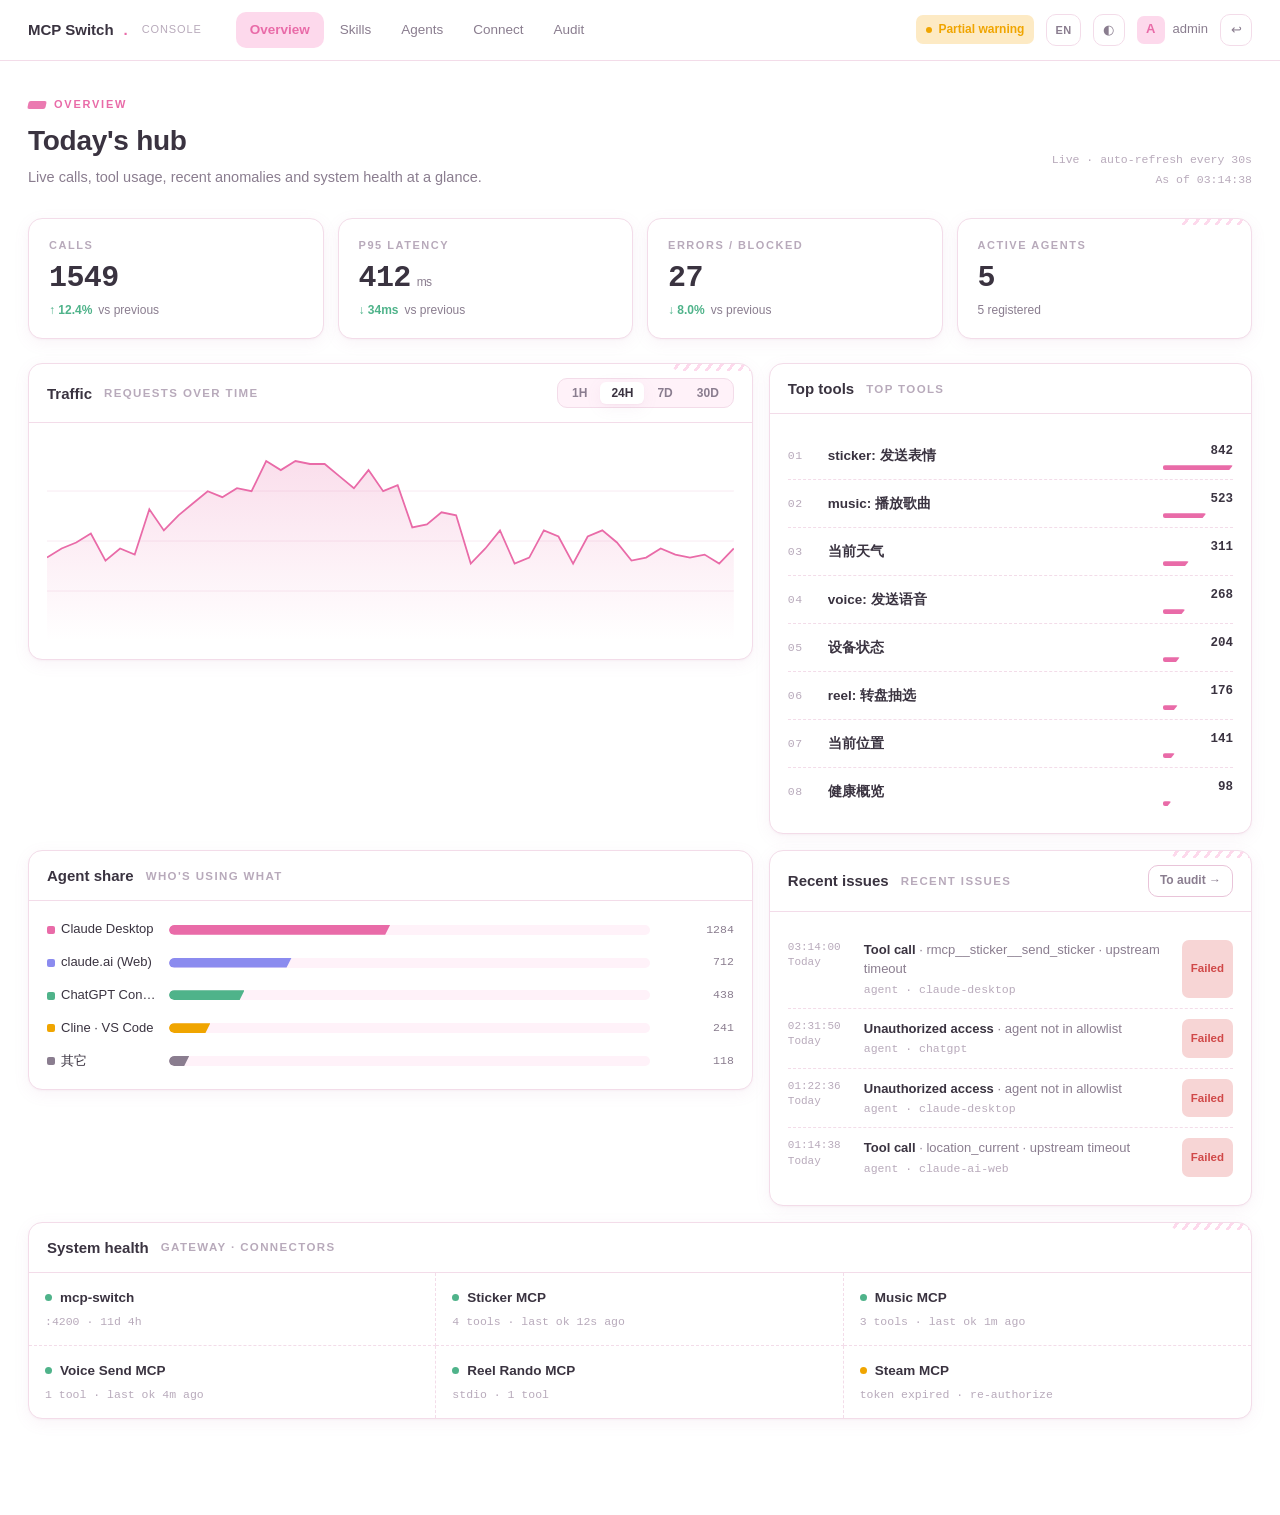
<file: console/index.html>
<!doctype html>
<html lang="zh-CN" data-theme="light">
  <head>
    <meta charset="UTF-8" />
    <meta name="viewport" content="width=device-width, initial-scale=1, viewport-fit=cover" />
    <meta name="theme-color" content="#ffffff" />
    <title>MCP Switch Console · 展示</title>
    <meta name="description" content="MCP Switch 管理控制台的在线展示 —— 真实前端代码 + 样例数据，无需后端。" />
    <meta name="robots" content="noindex" />
    <!--
      ===========================================================================
      展示用 mock 层 —— 不改动控制台一行代码，只在它启动前：
        1. 预置一个假登录 token（绕过登录页，直达仪表盘）
        2. 拦截 fetch，对所有 /api/console/* 返回样例数据
      跑的是真实的控制台前端 bundle，所以视觉与交互与线上完全一致。
      数据均为演示用，与任何真实部署无关。
      ===========================================================================
    -->
    <script>
    (function () {
      // ---- 0. 路径矫正（关键：消除空白页）---------------------------------
      // 控制台用 react-router 的 BrowserRouter basename="/console"，只有当浏览器
      // 路径在 /console 下时才能匹配到路由，否则渲染空白。经 Cloudflare 重写到
      // 根文件、或直接打开外壳文件时，路径可能不在 /console 下 —— 这里在 bundle
      // 启动前强制把路径纠正为 /console/，basename 即可匹配，永不空白。
      var p = location.pathname;
      if (p !== "/console" && p.indexOf("/console/") !== 0) {
        try { history.replaceState(null, "", "/console/" + location.search + location.hash); } catch (e) {}
      }

      // ---- 1. 预置假会话：控制台启动时读 token → 调 /me 成功 → 直达仪表盘 ----
      localStorage.setItem("mcp-switch.console.token", "demo-showcase-token");
      localStorage.setItem("mcp-switch.console.user", "admin");

      // ---- 2. 样例数据 -------------------------------------------------------
      var now = Date.now();
      var iso = function (msAgo) { return new Date(now - msAgo).toISOString(); };
      var min = 60000, hour = 60 * min, day = 24 * hour;

      var SKILLS = [
        // 本地内置
        ["weather_current","当前天气","sense","local",true,"按城市返回实时天气",false,null,null,null],
        ["location_current","当前位置","sense","local",true,"最近一次定位",false,null,null,null],
        ["device_status","设备状态","sense","local",true,"在线设备与电量",false,null,null,null],
        ["device_timeline","设备时间线","history","local",true,"跨端活动时间线",false,null,null,null],
        ["health_summary","健康概览","personal","local",true,"步数 / 睡眠 / 心率摘要",false,null,null,null],
        ["time_log_range","时间日志","history","local",true,"区间内的时间记录",false,null,null,null],
        ["x_search","X / Twitter 搜索","search","local",true,"检索推文",false,null,null,null],
        ["steam_profile","Steam 资料","personal","local",true,"Steam 个人资料",false,null,null,null],
        // 远程 MCP 工具
        ["rmcp__sticker__send_sticker","sticker: 发送表情","action","remote-mcp",true,"在对话里发表情包",true,false,"sticker","Sticker"],
        ["rmcp__sticker__list_available_stickers","sticker: 列出表情","remote","remote-mcp",true,"按心情检索表情",true,true,"sticker","Sticker"],
        ["rmcp__music__play_song","music: 播放歌曲","action","remote-mcp",true,"对话内播放音乐",true,false,"music","Music"],
        ["rmcp__music__search_song","music: 搜索歌曲","remote","remote-mcp",true,"搜索曲库",true,true,"music","Music"],
        ["rmcp__voice__voice_send","voice: 发送语音","action","remote-mcp",true,"生成可播放语音气泡",true,false,"voice","Voice"],
        ["rmcp__reel__spin_picker","reel: 转盘抽选","action","remote-mcp",true,"老虎机 / 转盘抽选",true,false,"reel","Reel"],
        ["rmcp__steam__getAppDetails","steam: 游戏详情","remote","remote-mcp",true,"Steam 应用详情",true,true,"steam","Steam"],
        ["rmcp__steam__searchApps","steam: 搜索游戏","remote","remote-mcp",false,"搜索 Steam 应用",true,true,"steam","Steam"],
      ].map(function (r, i) {
        return {
          skillId: r[0], title: r[1], category: r[2], source: r[3], enabled: r[4],
          description: r[5], allowWrite: r[6], readOnly: r[7], serverId: r[8],
          serverName: r[9], sortOrder: i, updatedAt: iso(i * hour),
        };
      });

      var AGENTS = [
        ["claude-desktop","Claude Desktop","assistant",true,iso(3*day),iso(12*min)],
        ["claude-ai-web","claude.ai (Web)","assistant",true,iso(9*day),iso(2*hour)],
        ["chatgpt","ChatGPT Connector","assistant",true,iso(20*day),iso(1*day)],
        ["cline-vscode","Cline · VS Code","coding",true,iso(5*day),iso(40*min)],
        ["test-agent","Test Agent","custom",false,null,iso(15*day)],
      ].map(function (r) {
        return {
          agentId: r[0], displayName: r[1], role: r[2], enabled: r[3],
          createdAt: iso(30*day), lastAuthorizedAt: r[4], lastUsedAt: r[5],
        };
      });

      var REMOTE = [
        {
          id:"sticker", name:"Sticker MCP", url:"https://sticker.asashiki.com/mcp",
          description:"对话内表情包 + 管理后台", status:"ok", transport:"http",
          authMode:"oauth", oauthAuthorized:true, lastError:null, toolCount:4,
          tools:[
            {name:"send_sticker",title:"Send Sticker",description:"发送一张表情",readOnlyHint:false,inputSchema:{}},
            {name:"list_available_stickers",title:"List Stickers",description:"按心情检索",readOnlyHint:true,inputSchema:{}},
            {name:"add_sticker",title:"Add Sticker",description:"上传新表情",readOnlyHint:false,inputSchema:{}},
            {name:"create_sticker_upload",title:"Create Upload URL",description:"获取上传地址",readOnlyHint:false,inputSchema:{}},
          ],
        },
        {
          id:"music", name:"Music MCP", url:"https://music.asashiki.com/mcp",
          description:"对话内音乐播放器（Meting 源）", status:"ok", transport:"http",
          authMode:"bearer", lastError:null, toolCount:3,
          tools:[
            {name:"search_song",title:"Search Songs",description:"搜索曲目",readOnlyHint:true,inputSchema:{}},
            {name:"play_song",title:"Play Song",description:"播放歌曲",readOnlyHint:false,inputSchema:{}},
            {name:"play_playlist",title:"Play Playlist",description:"播放歌单",readOnlyHint:false,inputSchema:{}},
          ],
        },
        {
          id:"voice", name:"Voice Send MCP", url:"https://voice.asashiki.com/mcp",
          description:"多家 TTS 语音气泡", status:"ok", transport:"http",
          authMode:"bearer-env", envKeys:["MINIMAX_API_KEY"], lastError:null, toolCount:1,
          tools:[{name:"voice_send",title:"Send Voice",description:"生成语音",readOnlyHint:false,inputSchema:{}}],
        },
        {
          id:"reel", name:"Reel Rando MCP", url:"(stdio)", description:"老虎机 / 转盘抽选",
          status:"ok", transport:"stdio", command:"node", args:["reel-mcp/dist/server.js"],
          authMode:"none", lastError:null, toolCount:1,
          tools:[{name:"spin_picker",title:"Spin Picker",description:"抽选",readOnlyHint:false,inputSchema:{}}],
        },
        {
          id:"steam", name:"Steam MCP", url:"https://steam.example.com/mcp",
          description:"Steam 游戏数据", status:"warn", transport:"http",
          authMode:"oauth", needsAuth:true, oauthAuthorized:false,
          lastError:"token expired · re-authorize", toolCount:12, tools:[],
        },
      ];

      var GROUPS = [
        { id:"g-fun",  name:"对话玩法 🎉", order:0, skillIds:["rmcp__sticker__send_sticker","rmcp__voice__voice_send","rmcp__reel__spin_picker"] },
        { id:"g-music",name:"音乐 🎵",    order:1, skillIds:["rmcp__music__play_song","rmcp__music__search_song"] },
        { id:"g-me",   name:"我的数据 📊", order:2, skillIds:["health_summary","device_status","location_current","time_log_range"] },
      ];

      var TOP_TOOLS = [
        ["rmcp__sticker__send_sticker","sticker: 发送表情",842],
        ["rmcp__music__play_song","music: 播放歌曲",523],
        ["weather_current","当前天气",311],
        ["rmcp__voice__voice_send","voice: 发送语音",268],
        ["device_status","设备状态",204],
        ["rmcp__reel__spin_picker","reel: 转盘抽选",176],
        ["location_current","当前位置",141],
        ["health_summary","健康概览",98],
      ];

      // 24h 折线：48 个半小时点，带日间波形
      var TIMELINE = [];
      for (var i = 47; i >= 0; i--) {
        var hourOfDay = new Date(now - i * 30 * min).getHours();
        var base = 18 + 26 * Math.max(0, Math.sin((hourOfDay - 6) / 24 * Math.PI * 2));
        TIMELINE.push({ t: Math.floor((now - i * 30 * min) / 1000), n: Math.round(base + Math.random() * 12) });
      }
      var TOTAL = TIMELINE.reduce(function (a, p) { return a + p.n; }, 0);

      var STATS = {
        range: "24h", totalCalls: TOTAL, errorCalls: 23, unauthorizedCalls: 4,
        p50LatencyMs: 86, p95LatencyMs: 412,
        timeline: TIMELINE, topTools: TOP_TOOLS.map(function (r) { return { skillId: r[0], title: r[1], count: r[2] }; }),
        byAgent: [
          { agentId:"claude-desktop", displayName:"Claude Desktop", count:1284, pct:0.46 },
          { agentId:"claude-ai-web", displayName:"claude.ai (Web)", count:712, pct:0.255 },
          { agentId:"chatgpt", displayName:"ChatGPT Connector", count:438, pct:0.157 },
          { agentId:"cline-vscode", displayName:"Cline · VS Code", count:241, pct:0.086 },
          { agentId:"_other", displayName:"其它", count:118, pct:0.042 },
        ],
        deltaVsPrev: { totalCalls: 0.124, errorCalls: -0.08, p95LatencyMs: -34 },
      };

      var HEALTH = {
        gateway: { ok: true, uptime: "11d 4h", note: "node 24 · :4200" },
        connectors: [
          { id:"remote-mcp-sticker", name:"Sticker MCP", status:"ok", note:"4 tools · last ok 12s ago" },
          { id:"remote-mcp-music", name:"Music MCP", status:"ok", note:"3 tools · last ok 1m ago" },
          { id:"remote-mcp-voice", name:"Voice Send MCP", status:"ok", note:"1 tool · last ok 4m ago" },
          { id:"remote-mcp-reel", name:"Reel Rando MCP", status:"ok", note:"stdio · 1 tool" },
          { id:"remote-mcp-steam", name:"Steam MCP", status:"warn", note:"token expired · re-authorize" },
        ],
      };

      var ACTIONS = ["tool_call","mcp_request","tool_call","tool_call","token_refreshed","tool_call","mcp_unauthorized","tool_call","remote_rediscover","tool_call"];
      var TOOLS_FOR_AUDIT = ["rmcp__sticker__send_sticker","rmcp__music__play_song","weather_current","rmcp__voice__voice_send","device_status","rmcp__reel__spin_picker",null,"location_current",null,"health_summary"];
      var AUDIT_AGENTS = ["claude-desktop","claude-ai-web","chatgpt","cline-vscode"];
      var AUDIT = [];
      for (var j = 0; j < 60; j++) {
        var a = ACTIONS[j % ACTIONS.length];
        var unauthorized = a === "mcp_unauthorized";
        var fail = unauthorized || (j % 17 === 0);
        AUDIT.push({
          created_at: iso(j * 7 * min + Math.floor(Math.random() * min)),
          agent_id: AUDIT_AGENTS[j % AUDIT_AGENTS.length],
          client_id: "client_" + (1000 + (j % 4)),
          tool_name: TOOLS_FOR_AUDIT[j % TOOLS_FOR_AUDIT.length],
          action: a,
          success: fail ? 0 : 1,
          latency_ms: fail ? null : 40 + Math.floor(Math.random() * 380),
          detail: unauthorized ? "agent not in allowlist" : (fail ? "upstream timeout" : null),
        });
      }

      // ---- 3. 路由表：把请求路径映射到样例数据 ------------------------------
      function route(path, method) {
        if (path === "/api/console/me") return { username: "admin" };
        if (path === "/api/console/skills") return { skills: SKILLS };
        if (path === "/api/console/agents") return { agents: AGENTS };
        if (path === "/api/console/remote") return { servers: REMOTE };
        if (path === "/api/console/skill-groups") return { groups: GROUPS };
        if (path === "/api/console/health") return HEALTH;
        if (path.indexOf("/api/console/stats") === 0) return STATS;
        if (path.indexOf("/api/console/audit") === 0) return { entries: AUDIT };
        if (/\/visibility$/.test(path) && method === "GET") {
          return { agentId: path.split("/")[4], restricted: false, allowlist: [], enabledSkills: SKILLS.map(function (s) { return s.skillId; }) };
        }
        if (path === "/api/console/logout") return { ok: true };
        // 其余写操作：返回温和成功，避免展示页报错（演示不落库）
        return { ok: true, demo: true };
      }

      // ---- 4. 拦截 fetch ----------------------------------------------------
      var realFetch = (typeof window.fetch === "function")
        ? window.fetch.bind(window)
        : function () { return Promise.reject(new Error("no fetch")); };
      window.fetch = function (input, init) {
        var url = typeof input === "string" ? input : (input && input.url) || "";
        var method = (init && init.method) || (typeof input !== "string" && input && input.method) || "GET";
        if (url.indexOf("/api/console/") !== -1) {
          var path = url.replace(/^https?:\/\/[^/]+/, "").split("#")[0];
          var data = route(path, method);
          return Promise.resolve(new Response(JSON.stringify(data), {
            status: 200, headers: { "Content-Type": "application/json" },
          }));
        }
        return realFetch(input, init);
      };
    })();
    </script>
    <script type="module" crossorigin src="/console/assets/index-DmGHPaU1.js"></script>
    <link rel="stylesheet" crossorigin href="/console/assets/index-DP9zHfTr.css">
  </head>
  <body>
    <div id="root"></div>
  </body>
</html>
</file>
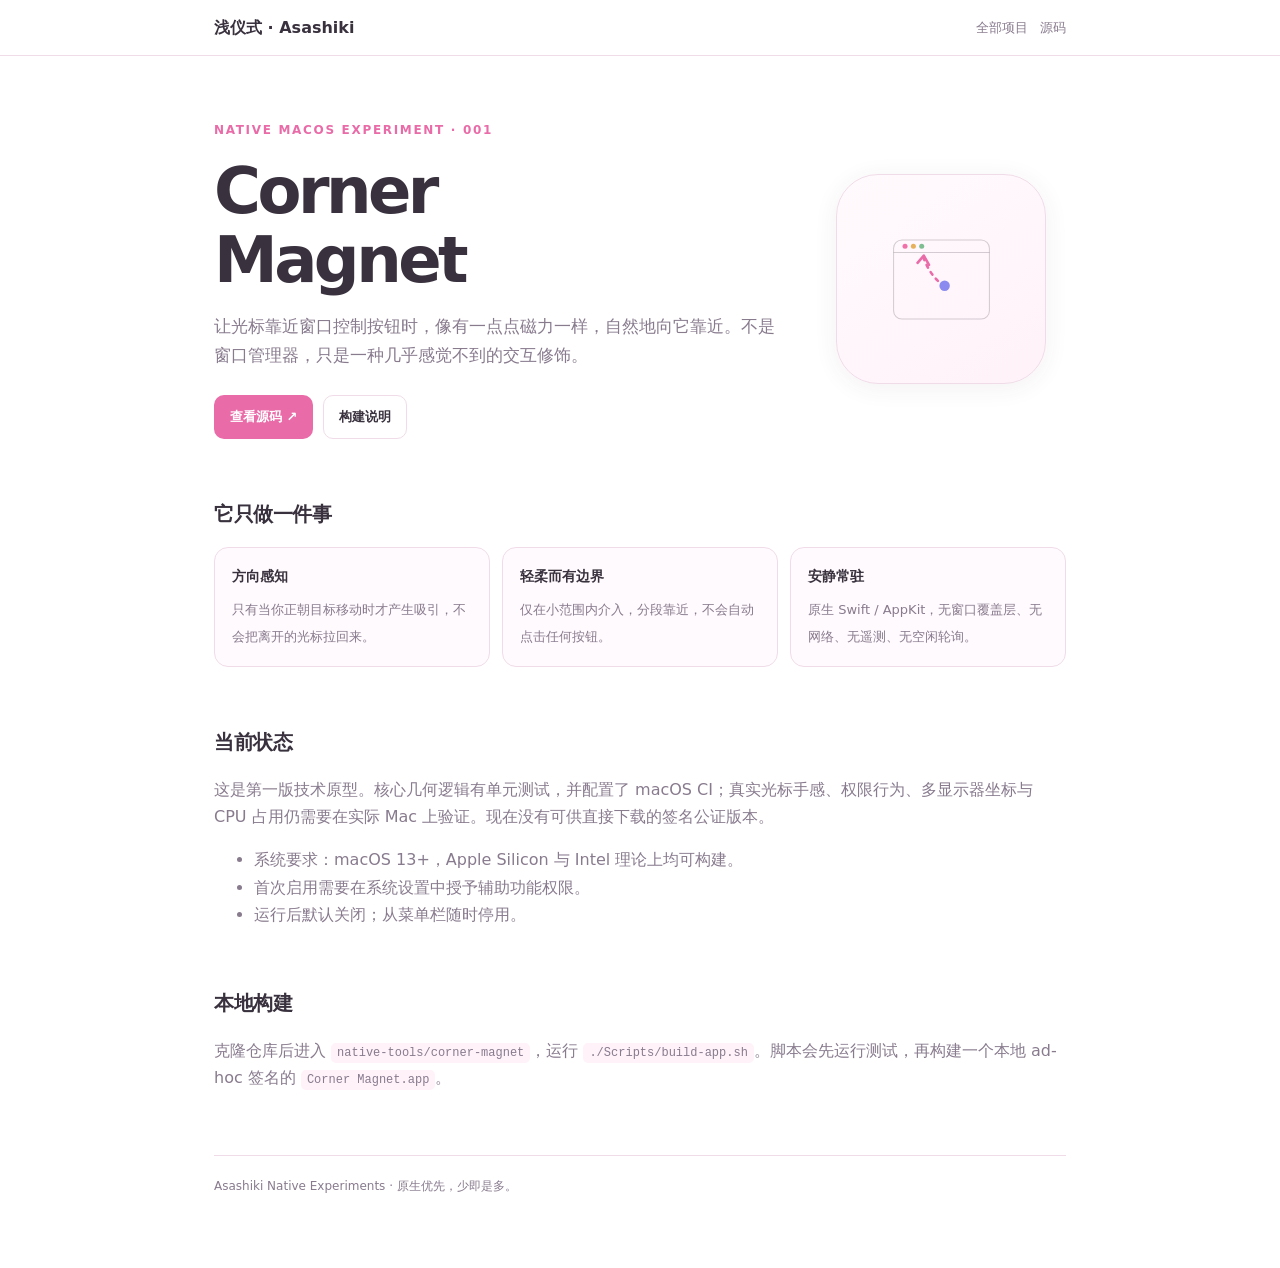
<file: projects/corner-magnet.html>
<!DOCTYPE html>
<html lang="zh-CN" data-theme="light">
<head>
<meta charset="UTF-8">
<meta name="viewport" content="width=device-width, initial-scale=1.0">
<title>Corner Magnet · 原生 macOS 光标磁吸实验</title>
<meta name="description" content="一个极轻的原生 macOS 菜单栏实验，让鼠标更自然地靠近窗口关闭、最小化和缩放按钮。">
<style>
:root{--bg:#fff;--surface:#fffafd;--tint:#fff2f9;--border:#f0dce8;--text:#39323e;--muted:#887b8e;--accent:#e96ba8;--accent2:#8b8bef;--shadow:0 4px 24px rgba(100,60,90,.07);--radius:14px;font-family:system-ui,-apple-system,BlinkMacSystemFont,"Segoe UI",sans-serif}
[data-theme="dark"]{--bg:#16131c;--surface:#201b2a;--tint:#372240;--border:#3e3149;--text:#f1eaf4;--muted:#b3a2ba;--accent:#f48fc4;--accent2:#a9a9fa;--shadow:0 4px 24px rgba(0,0,0,.2)}
*{box-sizing:border-box}body{margin:0;background:var(--bg);color:var(--text);line-height:1.7;-webkit-font-smoothing:antialiased}.top{border-bottom:1px solid var(--border);background:color-mix(in srgb,var(--bg) 88%,transparent);position:sticky;top:0;backdrop-filter:blur(14px)}.topin,.page{max-width:900px;margin:auto;padding:14px 24px}.topin{display:flex;align-items:center;gap:12px}.brand{font-weight:700;text-decoration:none;color:var(--text)}.spacer{flex:1}.top a:not(.brand){color:var(--muted);text-decoration:none;font-size:13px}.page{padding-top:64px;padding-bottom:72px}.eyebrow{font-size:12px;letter-spacing:.14em;text-transform:uppercase;color:var(--accent);font-weight:700}.hero{display:grid;grid-template-columns:1fr 250px;gap:40px;align-items:center}.hero h1{font-size:clamp(38px,7vw,64px);letter-spacing:-.055em;line-height:1.08;margin:16px 0}.hero p{font-size:17px;color:var(--muted);max-width:590px}.glyph{width:210px;height:210px;border:1px solid var(--border);border-radius:42px;background:linear-gradient(145deg,var(--surface),var(--tint));display:grid;place-items:center;box-shadow:var(--shadow);margin:auto}.glyph svg{width:125px;height:125px}.actions{display:flex;flex-wrap:wrap;gap:10px;margin-top:25px}.btn{display:inline-flex;align-items:center;gap:8px;padding:10px 15px;border-radius:10px;border:1px solid var(--border);text-decoration:none;color:var(--text);font-size:13px;font-weight:600}.btn.primary{background:var(--accent);color:#fff;border-color:transparent}.section{margin-top:58px}.section h2{font-size:20px;letter-spacing:-.02em}.section p,.section li{color:var(--muted)}.grid{display:grid;grid-template-columns:repeat(3,1fr);gap:12px}.tile{padding:17px;border:1px solid var(--border);border-radius:var(--radius);background:var(--surface)}.tile b{display:block;font-size:14px;margin-bottom:6px}.tile span{font-size:13px;color:var(--muted)}.code{font:12px ui-monospace,SFMono-Regular,monospace;background:var(--tint);padding:3px 6px;border-radius:5px}.footer{margin-top:64px;padding-top:20px;border-top:1px solid var(--border);color:var(--muted);font-size:12px}@media(max-width:650px){.hero{grid-template-columns:1fr}.glyph{grid-row:1;width:150px;height:150px;border-radius:30px}.glyph svg{width:90px;height:90px}.page{padding-top:38px}.grid{grid-template-columns:1fr}}
</style>
<script>(function(){var r=document.documentElement;r.setAttribute("data-theme",localStorage.getItem("ad-theme")||(matchMedia("(prefers-color-scheme: dark)").matches?"dark":"light"));})();</script>
</head>
<body>
<nav class="top"><div class="topin"><a class="brand" href="/">浅仪式 · Asashiki</a><span class="spacer"></span><a href="/#projects">全部项目</a><a href="https://github.com/asashiki/show/tree/feat/corner-magnet-native-prototype/native-tools/corner-magnet">源码</a></div></nav>
<main class="page">
  <section class="hero">
    <div>
      <div class="eyebrow">Native macOS experiment · 001</div>
      <h1>Corner<br>Magnet</h1>
      <p>让光标靠近窗口控制按钮时，像有一点点磁力一样，自然地向它靠近。不是窗口管理器，只是一种几乎感觉不到的交互修饰。</p>
      <div class="actions">
        <a class="btn primary" href="https://github.com/asashiki/show/tree/feat/corner-magnet-native-prototype/native-tools/corner-magnet">查看源码 ↗</a>
        <a class="btn" href="https://github.com/asashiki/show/blob/feat/corner-magnet-native-prototype/native-tools/corner-magnet/README.md">构建说明</a>
      </div>
    </div>
    <div class="glyph" aria-hidden="true">
      <svg viewBox="0 0 120 120" fill="none">
        <rect x="14" y="22" width="92" height="76" rx="8" stroke="currentColor" stroke-opacity=".22"/>
        <path d="M14 34H106" stroke="currentColor" stroke-opacity=".22"/>
        <circle cx="25" cy="28" r="2.4" fill="#F071A8"/><circle cx="33" cy="28" r="2.4" fill="#E7B15B"/><circle cx="41" cy="28" r="2.4" fill="#7EBE91"/>
        <path d="M63 66C54 61 48 52 43 40" stroke="var(--accent)" stroke-width="2.5" stroke-linecap="round" stroke-dasharray="3 5"/>
        <path d="M37 44L43 37L48 46" stroke="var(--accent)" stroke-width="2.5" stroke-linecap="round" stroke-linejoin="round"/>
        <circle cx="63" cy="66" r="5" fill="var(--accent2)"/>
      </svg>
    </div>
  </section>
  <section class="section">
    <h2>它只做一件事</h2>
    <div class="grid">
      <div class="tile"><b>方向感知</b><span>只有当你正朝目标移动时才产生吸引，不会把离开的光标拉回来。</span></div>
      <div class="tile"><b>轻柔而有边界</b><span>仅在小范围内介入，分段靠近，不会自动点击任何按钮。</span></div>
      <div class="tile"><b>安静常驻</b><span>原生 Swift / AppKit，无窗口覆盖层、无网络、无遥测、无空闲轮询。</span></div>
    </div>
  </section>
  <section class="section">
    <h2>当前状态</h2>
    <p>这是第一版技术原型。核心几何逻辑有单元测试，并配置了 macOS CI；真实光标手感、权限行为、多显示器坐标与 CPU 占用仍需要在实际 Mac 上验证。现在没有可供直接下载的签名公证版本。</p>
    <ul>
      <li>系统要求：macOS 13+，Apple Silicon 与 Intel 理论上均可构建。</li>
      <li>首次启用需要在系统设置中授予辅助功能权限。</li>
      <li>运行后默认关闭；从菜单栏随时停用。</li>
    </ul>
  </section>
  <section class="section">
    <h2>本地构建</h2>
    <p>克隆仓库后进入 <span class="code">native-tools/corner-magnet</span>，运行 <span class="code">./Scripts/build-app.sh</span>。脚本会先运行测试，再构建一个本地 ad-hoc 签名的 <span class="code">Corner Magnet.app</span>。</p>
  </section>
  <footer class="footer">Asashiki Native Experiments · 原生优先，少即是多。</footer>
</main>
</body>
</html>
</file>
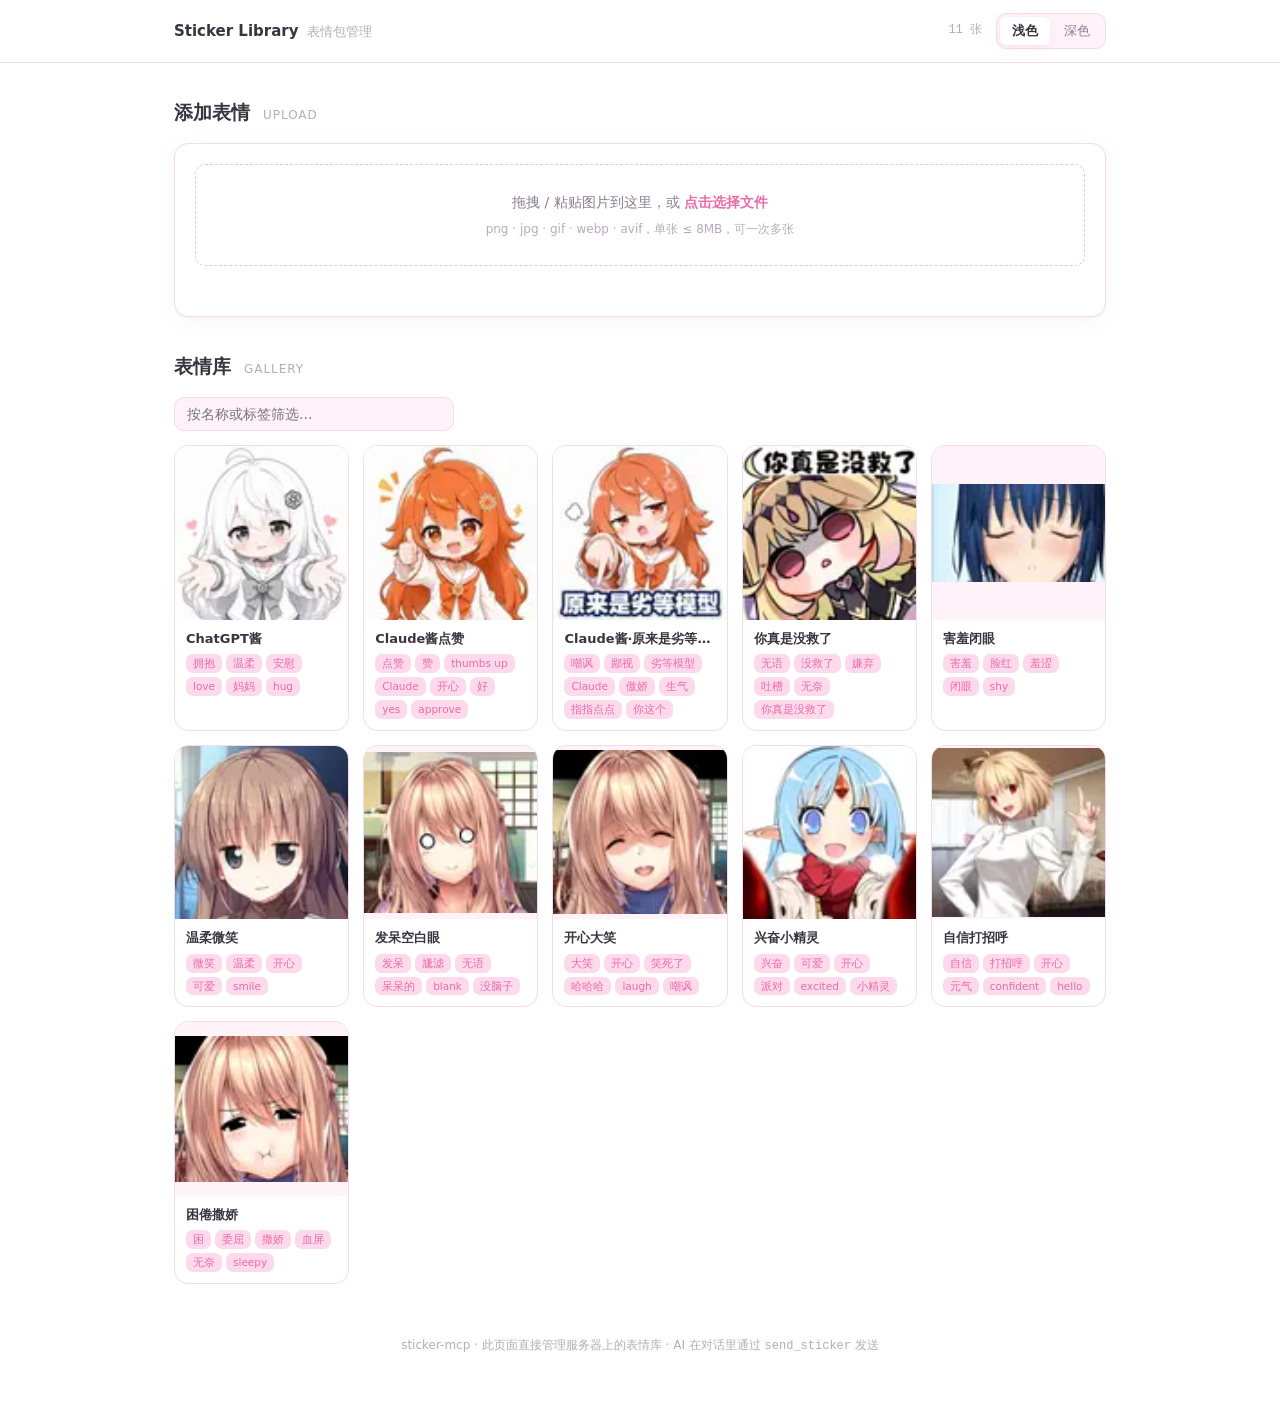
<file: projects/sticker-mcp.html>
<!DOCTYPE html>
<html lang="zh-CN" data-theme="light">
<head>
<meta charset="UTF-8">
<meta name="viewport" content="width=device-width, initial-scale=1.0">
<title>Sticker Library · 表情包管理</title>
<style>
/* Asashiki Design tokens · 樱羽 Sakura (inlined subset) */
:root {
  --bg:#ffffff; --bg-tint:#fff2f9; --bg-tint-2:#e9e9fe;
  --surface:#ffffff; --surface-raised:#fffafd;
  --border:#f3dce9; --border-strong:#e9c4d9;
  --text:#3a3340; --text-2:#8a7d8f; --text-3:#b8aabb;
  --accent:#e96ba8; --accent-soft:#fdd9ec;
  --accent-2:#8b8bef; --accent-2-soft:#e1e1fe; --on-accent:#ffffff;
  --shadow:0 1px 2px rgba(180,120,160,.06),0 4px 16px rgba(180,120,160,.08);
  --radius-s:7px; --radius-m:10px; --radius-l:14px; --skew:-12deg;
  --font:system-ui,-apple-system,"Segoe UI",Roboto,"Helvetica Neue","PingFang SC","Hiragino Sans","Microsoft YaHei UI","Noto Sans SC",sans-serif;
  --mono:ui-monospace,"SF Mono","Cascadia Code","JetBrains Mono",Consolas,monospace;
  --ease:.2s ease;
}
[data-theme="dark"] {
  --bg:#16131c; --bg-tint:#372240; --bg-tint-2:#282b58;
  --surface:#201b2a; --surface-raised:#2c2439;
  --border:#3e3149; --border-strong:#564662;
  --text:#f1eaf4; --text-2:#b3a2ba; --text-3:#7d6e86;
  --accent:#f48fc4; --accent-soft:#4f2745;
  --accent-2:#a9a9fa; --accent-2-soft:#30305f; --on-accent:#2a1320;
  --shadow:0 1px 2px rgba(0,0,0,.3),0 6px 20px rgba(0,0,0,.35);
}
* { margin:0; padding:0; box-sizing:border-box; }
body { min-height:100dvh; font-family:var(--font); background:var(--bg); color:var(--text);
       transition:background .35s ease,color .35s ease; line-height:1.6;
       -webkit-font-smoothing:antialiased; }
.page { max-width:980px; margin:0 auto; padding:0 24px 64px; }

.topbar { position:sticky; top:0; z-index:50; backdrop-filter:blur(14px);
          background:color-mix(in srgb,var(--bg) 78%,transparent);
          border-bottom:1px solid var(--border); }
.topbar-inner { max-width:980px; margin:0 auto; padding:13px 24px;
                display:flex; align-items:center; gap:14px; }
.brand { display:flex; align-items:baseline; gap:8px; font-weight:700; font-size:15px; min-width:0; }
.brand small { font-weight:400; color:var(--text-3); }
.spacer { flex:1; }
.count { font-family:var(--mono); font-size:12px; color:var(--text-3); }
.seg { display:inline-flex; background:var(--bg-tint); border:1px solid var(--border);
       border-radius:var(--radius-m); padding:3px; gap:2px; }
.seg button { font-family:var(--font); font-size:13px; border:none; background:transparent;
              color:var(--text-2); padding:5px 12px; border-radius:calc(var(--radius-m) - 4px);
              cursor:pointer; transition:all var(--ease); }
.seg button.on { background:var(--surface); color:var(--text); box-shadow:var(--shadow); font-weight:600; }

.sec-head { display:flex; align-items:baseline; gap:13px; margin:34px 0 16px; }
.sec-head .eyebrow { display:none; }
.sec-head h2 { font-size:19px; font-weight:700; }
.sec-head .jp { font-size:12px; color:var(--text-3); letter-spacing:.08em; }

.panel { background:var(--surface); border:1px solid var(--border);
         border-radius:var(--radius-l); padding:20px; box-shadow:var(--shadow); }

.drop { display:block; border:1.5px dashed var(--border-strong); border-radius:var(--radius-m);
        padding:26px 18px; text-align:center; color:var(--text-2); cursor:pointer;
        transition:all var(--ease); font-size:14px; }
.drop em { font-style:normal; color:var(--accent); font-weight:600; }
.drop.dragover { border-color:var(--accent); background:var(--bg-tint); }
.drop input { display:none; }
.hint { font-size:12px; color:var(--text-3); margin-top:6px; }

.queue { display:grid; gap:12px; margin-top:16px; }
.qitem { display:grid; grid-template-columns:64px minmax(0,1fr) 32px; gap:14px; align-items:center; background:var(--bg-tint);
         border:1px solid var(--border); border-radius:var(--radius-m); padding:10px 12px; }
.qitem img { width:64px; height:64px; object-fit:contain; border-radius:var(--radius-s);
             background:var(--surface); }
.qitem .fields { min-width:0; display:grid; gap:7px; }
.qitem input[type=text] { width:100%; font-family:var(--font); font-size:13.5px;
        padding:7px 10px; background:var(--surface); color:var(--text);
        border:1px solid var(--border); border-radius:var(--radius-s); outline:none;
        transition:border-color var(--ease); }
.qitem input[type=text]:focus { border-color:var(--accent); }
.qitem .rm { border:none; background:transparent; color:var(--text-3); cursor:pointer;
             font-size:17px; padding:6px; border-radius:var(--radius-s); }
.qitem .rm:hover { color:var(--accent); background:var(--surface); }

.btn { font-family:var(--font); font-size:13.5px; font-weight:600;
       border-radius:var(--radius-m); padding:9px 18px; cursor:pointer;
       border:1px solid var(--border-strong); background:transparent; color:var(--text-2);
       transition:all .18s ease; }
.btn:hover { background:var(--bg-tint); color:var(--text); }
.btn.primary { background:var(--accent); border-color:transparent; color:var(--on-accent); }
.btn.primary:hover { filter:brightness(1.07); box-shadow:var(--shadow); }
.btn:disabled { opacity:.45; cursor:not-allowed; }
.actions { display:flex; justify-content:flex-end; gap:10px; margin-top:14px; }

.toolbar { display:flex; gap:10px; align-items:center; margin-bottom:14px; }
.search { flex:1; max-width:280px; font-family:var(--font); font-size:13.5px;
          padding:8px 12px; background:var(--bg-tint); color:var(--text);
          border:1px solid var(--border); border-radius:var(--radius-m); outline:none; }
.search:focus { border-color:var(--accent); background:var(--surface); }

.gallery { display:grid; grid-template-columns:repeat(auto-fill,minmax(150px,1fr)); gap:14px; }
.card { background:var(--surface); border:1px solid var(--border); border-radius:var(--radius-l);
        overflow:hidden; position:relative; transition:all var(--ease); }
.card:hover { border-color:var(--border-strong); box-shadow:var(--shadow); }
.card .pic { width:100%; aspect-ratio:1; object-fit:contain; background:var(--bg-tint);
             display:block; }
.card .info { padding:9px 11px 11px; }
.card .nm { font-weight:600; font-size:13px; white-space:nowrap; overflow:hidden;
            text-overflow:ellipsis; }
.card .tags { display:flex; flex-wrap:wrap; gap:4px; margin-top:5px; }
.card .tag { font-size:10.5px; background:var(--accent-soft); color:var(--accent);
             padding:1px 7px; border-radius:var(--radius-s); }
.card .ops { position:absolute; top:6px; right:6px; display:flex; gap:4px; opacity:0;
             transition:opacity var(--ease); }
.card:hover .ops { opacity:1; }
.card .ops button { width:26px; height:26px; border:none; border-radius:var(--radius-s);
        background:color-mix(in srgb,var(--surface) 88%,transparent); color:var(--text-2);
        cursor:pointer; font-size:13px; line-height:1; box-shadow:var(--shadow); }
.card .ops button:hover { color:var(--accent); }
.empty { color:var(--text-3); font-size:13.5px; text-align:center; padding:36px 0; }

dialog { border:1px solid var(--border-strong); border-radius:var(--radius-l);
         background:var(--surface-raised); color:var(--text); padding:22px;
         box-shadow:var(--shadow); width:min(380px,90vw); }
dialog[open] { position:fixed; inset:50% auto auto 50%; transform:translate(-50%,-50%);
               max-height:calc(100dvh - 32px); overflow:auto; }
dialog::backdrop { background:rgba(0,0,0,.25); backdrop-filter:blur(2px); }
dialog h3 { font-size:15px; margin-bottom:14px; }
dialog .fields { display:grid; gap:9px; }
dialog input[type=text],dialog input[type=password] { width:100%; font-family:var(--font);
        font-size:13.5px; padding:8px 11px; background:var(--bg-tint); color:var(--text);
        border:1px solid var(--border); border-radius:var(--radius-s); outline:none; }
dialog input:focus { border-color:var(--accent); }
dialog .actions { margin-top:16px; }
dialog label { font-size:12px; color:var(--text-2); display:block; margin-bottom:3px; }

.toast-zone { position:fixed; top:64px; right:20px; z-index:99; display:flex;
              flex-direction:column; gap:9px; }
.toast { background:var(--surface-raised); border:1px solid var(--border-strong);
         border-radius:var(--radius-l); padding:11px 16px; box-shadow:var(--shadow);
         font-size:13px; min-width:200px;
         animation:toastin .32s cubic-bezier(.21,1.02,.73,1) both; }
.toast.err { border-color:var(--accent); }
@keyframes toastin { from { transform:translateX(40px); opacity:0; } to { transform:none; opacity:1; } }

.footer { margin-top:52px; text-align:center; color:var(--text-3); font-size:12px; }
.footer code { font-family:var(--mono); }
@media (prefers-reduced-motion:reduce) { *,*::before,*::after { animation-duration:.01ms !important; transition-duration:.01ms !important; } }
@media (max-width:640px) {
  .page { padding:0 14px 44px; }
  .topbar-inner { padding:10px 14px; gap:10px; flex-wrap:wrap; }
  .brand { flex-basis:100%; }
  .count { margin-right:auto; }
  .sec-head { margin:24px 0 12px; }
  .panel { padding:14px; }
  .drop { padding:22px 12px; }
  .qitem { grid-template-columns:56px minmax(0,1fr); gap:10px; padding:10px; }
  .qitem img { width:56px; height:56px; }
  .qitem .rm { grid-column:1 / -1; justify-self:end; width:32px; height:32px; }
  .actions { flex-wrap:wrap; }
  .btn { flex:1 1 auto; }
  .toolbar { display:block; }
  .search { width:100%; max-width:none; }
  .gallery { grid-template-columns:repeat(auto-fill,minmax(132px,1fr)); gap:10px; }
  dialog { width:calc(100vw - 28px); padding:18px; }
}
</style>
</head>
<body>

<div class="topbar"><div class="topbar-inner">
  <div class="brand">Sticker Library <small>表情包管理</small></div>
  <div class="spacer"></div>
  <span class="count" id="count"></span>
  <div class="seg" id="segTheme">
    <button data-v="light" class="on">浅色</button>
    <button data-v="dark">深色</button>
  </div>
</div></div>

<div class="toast-zone" id="toastZone"></div>

<div class="page">

  <div class="sec-head"><div class="eyebrow"></div><h2>添加表情</h2><span class="jp">UPLOAD</span></div>
  <div class="panel">
    <label class="drop" id="drop">
      拖拽 / 粘贴图片到这里，或 <em>点击选择文件</em>
      <div class="hint">png · jpg · gif · webp · avif，单张 ≤ 8MB，可一次多张</div>
      <input type="file" id="fileInput" accept="image/*" multiple>
    </label>
    <div class="queue" id="queue"></div>
    <div class="actions">
      <button class="btn" id="clearBtn" style="display:none">清空</button>
      <button class="btn primary" id="uploadBtn" style="display:none">全部添加</button>
    </div>
  </div>

  <div class="sec-head"><div class="eyebrow"></div><h2>表情库</h2><span class="jp">GALLERY</span></div>
  <div class="toolbar">
    <input class="search" id="search" type="text" placeholder="按名称或标签筛选…">
  </div>
  <div class="gallery" id="gallery"></div>
  <div class="empty" id="empty" style="display:none">还没有表情，先在上面加几张吧。</div>

  <div class="footer">sticker-mcp · 此页面直接管理服务器上的表情库 · AI 在对话里通过 <code>send_sticker</code> 发送</div>
</div>

<dialog id="editDlg">
  <h3>编辑表情</h3>
  <div class="fields">
    <div><label>名称</label><input type="text" id="editName"></div>
    <div><label>标签（逗号分隔）</label><input type="text" id="editTags"></div>
  </div>
  <div class="actions">
    <button class="btn" id="editCancel">取消</button>
    <button class="btn primary" id="editSave">保存</button>
  </div>
</dialog>

<dialog id="tokenDlg">
  <h3>需要管理口令</h3>
  <div class="fields">
    <div><label>ADMIN_TOKEN</label><input type="password" id="tokenInput" placeholder="服务器 .env 里配置的口令"></div>
  </div>
  <div class="actions">
    <button class="btn primary" id="tokenSave">确定</button>
  </div>
</dialog>

<script>
const $ = (id) => document.getElementById(id);
const html = document.documentElement;

/* theme */
const savedTheme = localStorage.getItem("sticker-theme")
  || (matchMedia("(prefers-color-scheme: dark)").matches ? "dark" : "light");
html.setAttribute("data-theme", savedTheme);
$("segTheme").querySelectorAll("button").forEach(b => {
  b.classList.toggle("on", b.dataset.v === savedTheme);
  b.addEventListener("click", () => {
    $("segTheme").querySelectorAll("button").forEach(x => x.classList.remove("on"));
    b.classList.add("on");
    html.setAttribute("data-theme", b.dataset.v);
    localStorage.setItem("sticker-theme", b.dataset.v);
  });
});

const STATIC_STICKERS = [{"id":"1781371736787-6272b9","name":"ChatGPT酱","emotions":["拥抱","温柔","安慰","love","妈妈","hug"],"addedAt":"2026-06-13T17:28:56.801Z","thumb":"[data-uri]"},{"id":"1781432335884-e01c53","name":"Claude酱点赞","emotions":["点赞","赞","thumbs up","Claude","开心","好","yes","approve"],"addedAt":"2026-06-14T10:18:55.887Z","thumb":"[data-uri]"},{"id":"1781433607595-b907a6","name":"Claude酱·原来是劣等模型","emotions":["嘲讽","鄙视","劣等模型","Claude","傲娇","生气","指指点点","你这个"],"addedAt":"2026-06-14T10:40:07.597Z","thumb":"[data-uri]"},{"id":"1781628516060-22a164","name":"你真是没救了","emotions":["无语","没救了","嫌弃","吐槽","无奈","你真是没救了"],"addedAt":"2026-06-16T16:48:36.069Z","thumb":"[data-uri]"},{"id":"1781672555530-7977a7","name":"害羞闭眼","emotions":["害羞","脸红","羞涩","闭眼","shy"],"addedAt":"2026-06-17T05:02:35.532Z","thumb":"[data-uri]"},{"id":"1781672556464-3ca359","name":"温柔微笑","emotions":["微笑","温柔","开心","可爱","smile"],"addedAt":"2026-06-17T05:02:36.465Z","thumb":"[data-uri]"},{"id":"1781672557124-fc5140","name":"发呆空白眼","emotions":["发呆","尲滤","无语","呆呆的","blank","没脑子"],"addedAt":"2026-06-17T05:02:37.125Z","thumb":"[data-uri]"},{"id":"1781672557681-01a40d","name":"开心大笑","emotions":["大笑","开心","笑死了","哈哈哈","laugh","嘲讽"],"addedAt":"2026-06-17T05:02:37.683Z","thumb":"[data-uri]"},{"id":"1781672558977-08bde3","name":"兴奋小精灵","emotions":["兴奋","可爱","开心","派对","excited","小精灵"],"addedAt":"2026-06-17T05:02:38.981Z","thumb":"[data-uri]"},{"id":"1781672560334-653c7f","name":"自信打招呼","emotions":["自信","打招呼","开心","元气","confident","hello"],"addedAt":"2026-06-17T05:02:40.336Z","thumb":"[data-uri]"},{"id":"1781672574187-cf7161","name":"困倦撒娇","emotions":["困","委屈","撒娇","血屏","无奈","sleepy"],"addedAt":"2026-06-17T05:02:54.190Z","thumb":"[data-uri]"}];

function toast(msg, isErr) {
  const el = document.createElement("div");
  el.className = "toast" + (isErr ? " err" : "");
  el.textContent = msg;
  $("toastZone").appendChild(el);
  setTimeout(() => el.remove(), 3000);
}

/* upload queue: static copy only */
let queue = []; // {dataUri, mimeType, name, tags}
function addFiles(files) {
  for (const file of files) {
    if (!file.type.startsWith("image/")) continue;
    if (file.size > 8 * 1024 * 1024) { toast(file.name + " 超过 8MB", true); continue; }
    const reader = new FileReader();
    reader.onload = (e) => {
      queue.push({
        dataUri: e.target.result,
        mimeType: file.type,
        name: file.name.replace(/\.[^.]+$/, ""),
        tags: ""
      });
      renderQueue();
    };
    reader.readAsDataURL(file);
  }
}
function renderQueue() {
  const q = $("queue");
  q.innerHTML = "";
  queue.forEach((item, i) => {
    const el = document.createElement("div");
    el.className = "qitem";
    el.innerHTML =       '<img src="' + item.dataUri + '" alt="">' +
      '<div class="fields">' +
        '<input type="text" placeholder="名称，如：猫猫震惊" value="' + escapeAttr(item.name) + '" data-i="' + i + '" data-f="name">' +
        '<input type="text" placeholder="标签（逗号分隔），如：震惊, 吃惊, surprised" value="' + escapeAttr(item.tags) + '" data-i="' + i + '" data-f="tags">' +
      '</div>' +
      '<button class="rm" title="移除" data-i="' + i + '">×</button>';
    q.appendChild(el);
  });
  q.querySelectorAll("input").forEach(inp => inp.addEventListener("input", () => {
    queue[+inp.dataset.i][inp.dataset.f] = inp.value;
  }));
  q.querySelectorAll(".rm").forEach(btn => btn.addEventListener("click", () => {
    queue.splice(+btn.dataset.i, 1);
    renderQueue();
  }));
  const show = queue.length > 0;
  $("uploadBtn").style.display = show ? "" : "none";
  $("clearBtn").style.display = show ? "" : "none";
}
function escapeAttr(s) { return String(s).replace(/&/g,"&amp;").replace(/"/g,"&quot;").replace(/</g,"&lt;"); }

const drop = $("drop");
drop.addEventListener("dragover", e => { e.preventDefault(); drop.classList.add("dragover"); });
drop.addEventListener("dragleave", () => drop.classList.remove("dragover"));
drop.addEventListener("drop", e => {
  e.preventDefault(); drop.classList.remove("dragover");
  if (e.dataTransfer && e.dataTransfer.files) addFiles(e.dataTransfer.files);
});
$("fileInput").addEventListener("change", e => { addFiles(e.target.files); e.target.value = ""; });
document.addEventListener("paste", e => {
  const files = [...(e.clipboardData ? e.clipboardData.files : [])];
  if (files.length) { addFiles(files); toast("已从剪贴板读取 " + files.length + " 张图片"); }
});

$("clearBtn").addEventListener("click", () => { queue = []; renderQueue(); });
$("uploadBtn").addEventListener("click", () => {
  toast("展示页是静态复刻，不会上传到服务器");
  queue = [];
  renderQueue();
});

/* gallery */
let stickers = STATIC_STICKERS;
let editingId = null;
function loadGallery() { renderGallery(); }
function renderGallery() {
  const kw = $("search").value.trim().toLowerCase();
  const list = kw
    ? stickers.filter(s => s.name.toLowerCase().includes(kw)
        || s.emotions.some(t => t.toLowerCase().includes(kw)))
    : stickers;
  const g = $("gallery");
  g.innerHTML = "";
  $("count").textContent = stickers.length + " 张";
  $("empty").style.display = list.length ? "none" : "";
  list.forEach(s => {
    const card = document.createElement("div");
    card.className = "card";
    const img = s.thumb || "";
    card.innerHTML =       '<img class="pic" src="' + escapeAttr(img) + '" alt="' + escapeAttr(s.name) + '" loading="lazy">' +
      '<div class="info">' +
        '<div class="nm" title="' + escapeAttr(s.name) + '">' + escapeAttr(s.name) + '</div>' +
        '<div class="tags">' + s.emotions.map(t => '<span class="tag">' + escapeAttr(t) + '</span>').join("") + '</div>' +
      '</div>' +
      '<div class="ops">' +
        '<button title="编辑" data-act="edit">✎</button>' +
        '<button title="删除" data-act="del">×</button>' +
      '</div>';
    card.querySelector('[data-act="edit"]').addEventListener("click", () => {
      editingId = s.id;
      $("editName").value = s.name;
      $("editTags").value = s.emotions.join(", ");
      $("editDlg").showModal();
    });
    card.querySelector('[data-act="del"]').addEventListener("click", () => {
      toast("展示页是静态复刻，不会删除服务器数据");
    });
    g.appendChild(card);
  });
}
$("search").addEventListener("input", renderGallery);

$("editCancel").addEventListener("click", () => $("editDlg").close());
$("editSave").addEventListener("click", () => {
  const s = stickers.find(x => x.id === editingId);
  if (s) {
    s.name = $("editName").value.trim() || s.name;
    s.emotions = $("editTags").value.split(/[,，]/).map(x => x.trim()).filter(Boolean);
  }
  $("editDlg").close();
  renderGallery();
  toast("仅更新当前静态预览");
});

loadGallery();
</script>
</body>
</html>
</file>
<file: console/assets/index-DP9zHfTr.css>
:root,[data-theme=light]{--bg: #ffffff;--bg-tint: #fff2f9;--bg-tint-2: #e1e1fe;--surface: #ffffff;--surface-raised:#fffafd;--border: #f3dce9;--border-strong: #e9c4d9;--text: #3a3340;--text-2: #8a7d8f;--text-3: #b8aabb;--accent: #e96ba8;--accent-soft: #fdd9ec;--accent-2: #8b8bef;--accent-2-soft: #e1e1fe;--on-accent: #ffffff;--ok: #4fb38a;--ok-soft: #d8f0e6;--warn: #f0a500;--warn-soft: #fdeac4;--err: #d04848;--err-soft: #f7d5d5;--shadow: 0 1px 2px rgba(180,120,160,.06), 0 4px 16px rgba(180,120,160,.08);--shadow-pop: 0 8px 24px rgba(180,120,160,.14)}[data-theme=dark]{--bg: #17141d;--bg-tint: #221b26;--bg-tint-2: #1e1d2e;--surface: #1e1a24;--surface-raised:#262130;--border: #332a3a;--border-strong: #46394f;--text: #f0e9f2;--text-2: #a796ad;--text-3: #6f6178;--accent: #f288c0;--accent-soft: #3c2535;--accent-2: #a3a3f7;--accent-2-soft: #28284a;--on-accent: #241420;--ok: #5fc89d;--ok-soft: #1c3329;--warn: #f5b73d;--warn-soft: #3a2d10;--err: #e36868;--err-soft: #3a1f1f;--shadow: 0 1px 2px rgba(0,0,0,.3), 0 6px 20px rgba(0,0,0,.35);--shadow-pop: 0 12px 32px rgba(0,0,0,.45)}:root{--radius-s: 7px;--radius-m: 10px;--radius-l: 14px;--font: "PingFang SC","Hiragino Sans","Yu Gothic UI","Noto Sans SC", -apple-system,"Segoe UI",sans-serif;--mono: "SF Mono","Cascadia Code",Consolas,monospace;--skew: -12deg;--stripe: repeating-linear-gradient(-55deg, var(--accent-soft) 0 3px, transparent 3px 9px);--t-display: 700 28px/1.25 var(--font);--t-title: 700 19px/1.4 var(--font);--t-body: 400 14px/1.6 var(--font);--t-caption: 400 12px/1.5 var(--font);--ease: .2s ease}*{margin:0;padding:0;box-sizing:border-box}html{scroll-behavior:smooth}body{font-family:var(--font);background:var(--bg);color:var(--text);font-size:14px;line-height:1.6;-webkit-font-smoothing:antialiased;transition:background .35s ease,color .35s ease}a{color:inherit;text-decoration:none}button{font-family:inherit}code,.mono{font-family:var(--mono)}.topbar{position:sticky;top:0;z-index:50;backdrop-filter:blur(14px);background:color-mix(in srgb,var(--bg) 82%,transparent);border-bottom:1px solid var(--border)}.topbar-inner{max-width:1280px;margin:0 auto;padding:12px 28px;display:flex;align-items:center;gap:16px}.brand{display:flex;align-items:center;gap:10px;font-weight:700;font-size:15px}.brand-mark{width:22px;height:22px;border-radius:var(--radius-s);background:linear-gradient(135deg,var(--accent),var(--accent-2));transform:skew(var(--skew))}.brand small{font-weight:400;color:var(--text-3);margin-left:4px;font-size:11px;letter-spacing:.08em}.nav-tabs{display:flex;gap:2px;margin-left:18px}.nav-tabs a{padding:7px 14px;color:var(--text-2);font-size:13.5px;font-weight:500;border-radius:var(--radius-m);cursor:pointer;transition:color var(--ease),background var(--ease)}.nav-tabs a:hover{color:var(--text);background:var(--bg-tint)}.nav-tabs a.active{color:var(--accent);background:var(--accent-soft);font-weight:600}.spacer{flex:1}.top-util{display:flex;align-items:center;gap:12px}.health-pill{display:inline-flex;align-items:center;gap:6px;padding:5px 10px;background:var(--ok-soft);color:var(--ok);border-radius:var(--radius-s);font-size:12px;font-weight:600}.health-pill.warn{background:var(--warn-soft);color:var(--warn)}.health-pill.err{background:var(--err-soft);color:var(--err)}.health-pill .dot{width:6px;height:6px;border-radius:50%;background:currentColor}.user-mini{display:flex;align-items:center;gap:8px}.user-mini .ava{width:28px;height:28px;border-radius:var(--radius-s);background:var(--accent-soft);color:var(--accent);display:flex;align-items:center;justify-content:center;font-weight:700;font-size:13px}.user-mini .nm{font-size:13px;color:var(--text-2)}.icon-btn{background:transparent;border:1px solid var(--border);color:var(--text-2);width:32px;height:32px;border-radius:var(--radius-m);display:inline-flex;align-items:center;justify-content:center;cursor:pointer;transition:all var(--ease)}.icon-btn:hover{background:var(--bg-tint);color:var(--text)}.lang-switch{position:relative;display:inline-flex}.lang-switch>.icon-btn{width:auto;min-width:32px;padding:0 8px;font-size:11px;font-weight:700;letter-spacing:.04em}.lang-dd{position:absolute;top:calc(100% + 6px);right:0;min-width:132px;background:var(--surface);border:1px solid var(--border);border-radius:var(--radius-m);box-shadow:var(--shadow-pop);z-index:40;padding:6px;display:none}.lang-dd.open{display:block}.lang-dd button{display:block;width:100%;text-align:left;background:transparent;border:0;padding:8px 10px;font-size:13px;color:var(--text);cursor:pointer;border-radius:var(--radius-s)}.lang-dd button:hover{background:var(--bg-tint)}.lang-dd button.on{color:var(--accent);font-weight:600}.mob-menu-btn,.mob-nav{display:none}.frame{max-width:1280px;margin:0 auto;padding:32px 28px 96px}.ph{display:flex;gap:24px;align-items:flex-end;justify-content:space-between;margin-bottom:28px}.ph .eyebrow{display:inline-flex;align-items:center;gap:8px;font-size:11px;font-weight:700;letter-spacing:.16em;color:var(--accent);text-transform:uppercase;margin-bottom:10px}.ph .eyebrow:before{content:"";width:18px;height:8px;background:var(--accent);border-radius:2px;transform:skew(var(--skew));opacity:.9}.ph h1{font:var(--t-display);letter-spacing:-.01em}.ph .lede{color:var(--text-2);margin-top:8px;max-width:640px;font-size:14.5px}.ph-meta{text-align:right;font-family:var(--mono);font-size:11.5px;color:var(--text-3);line-height:1.7}.ph-actions{display:flex;gap:8px;flex-shrink:0}.btn{font-family:var(--font);font-size:13px;font-weight:600;border-radius:var(--radius-m);padding:8px 16px;cursor:pointer;border:1px solid transparent;transition:all .18s ease;display:inline-flex;align-items:center;gap:6px;background:var(--surface);color:var(--text);border-color:var(--border)}.btn:hover{background:var(--bg-tint);border-color:var(--border-strong)}.btn.primary{background:var(--accent);color:var(--on-accent);border-color:var(--accent)}.btn.primary:hover{filter:brightness(1.06);transform:translateY(-1px);box-shadow:var(--shadow)}.btn.secondary{background:var(--accent-2-soft);color:var(--accent-2);border-color:transparent}.btn.secondary:hover{filter:brightness(.97)}.btn.ghost{background:transparent;color:var(--text-2);border-color:var(--border-strong)}.btn.ghost:hover{background:var(--bg-tint);color:var(--text)}.btn.danger{color:var(--err);border-color:var(--err-soft);background:var(--surface)}.btn.danger:hover{background:var(--err-soft)}.btn.sm{padding:5px 11px;font-size:12px}.btn:disabled,.btn[disabled]{opacity:.45;cursor:not-allowed}.field{display:flex;flex-direction:column;gap:6px}.field label{font-size:12.5px;font-weight:600;color:var(--text-2)}.field input,.field textarea,.field select{width:100%;font-family:var(--font);font-size:14px;background:var(--bg-tint);color:var(--text);border:1px solid var(--border);border-radius:var(--radius-m);padding:10px 13px;outline:none;transition:all .18s ease}.field input:focus,.field textarea:focus{border-color:var(--accent);background:var(--surface);box-shadow:0 0 0 3px var(--accent-soft)}.field .help{font-size:11.5px;color:var(--text-3)}.field .err{font-size:11.5px;color:var(--err)}.card{background:var(--surface);border:1px solid var(--border);border-radius:var(--radius-l);box-shadow:var(--shadow);overflow:hidden}.card-head{display:flex;align-items:center;gap:12px;padding:14px 18px;border-bottom:1px solid var(--border)}.card-head h3{font:var(--t-title);font-size:15px}.card-head .sub{font-size:11.5px;font-weight:600;letter-spacing:.12em;color:var(--text-3);text-transform:uppercase}.card-head .right{margin-left:auto;display:flex;gap:8px;align-items:center}.card-body{padding:18px}.card.deco{position:relative}.card.deco:before{content:"";position:absolute;top:0;right:0;width:80px;height:7px;background:var(--stripe);border-bottom-left-radius:var(--radius-s)}.tag{font-size:11.5px;font-weight:600;padding:2px 9px;border-radius:var(--radius-s);display:inline-flex;align-items:center;gap:4px}.tag.a{background:var(--accent-soft);color:var(--accent)}.tag.b{background:var(--accent-2-soft);color:var(--accent-2)}.tag.line{background:transparent;border:1px solid var(--border-strong);color:var(--text-2)}.tag.ok{background:var(--ok-soft);color:var(--ok)}.tag.warn{background:var(--warn-soft);color:var(--warn)}.tag.err{background:var(--err-soft);color:var(--err)}.tag.skew{transform:skew(var(--skew))}.tag.skew>span{display:inline-block;transform:skew(calc(var(--skew) * -1))}.sw{width:38px;height:22px;border-radius:11px;background:var(--border-strong);position:relative;cursor:pointer;border:none;padding:0;transition:background .2s ease;flex-shrink:0}.sw:after{content:"";position:absolute;top:3px;left:3px;width:16px;height:16px;border-radius:50%;background:#fff;transition:transform .2s ease;box-shadow:0 1px 3px #0000002e}.sw.on{background:var(--accent)}.sw.on:after{transform:translate(16px)}.sw.sm{width:32px;height:18px}.sw.sm:after{width:12px;height:12px;top:3px;left:3px}.sw.sm.on:after{transform:translate(14px)}.sw.disabled{opacity:.4;cursor:not-allowed}.kpi-grid{display:grid;grid-template-columns:repeat(4,1fr);gap:14px;margin-bottom:24px}.kpi{background:var(--surface);border:1px solid var(--border);border-radius:var(--radius-l);padding:18px 20px;position:relative;box-shadow:var(--shadow);overflow:hidden}.kpi.deco:before{content:"";position:absolute;top:0;right:0;width:70px;height:6px;background:var(--stripe)}.kpi .lab{font-size:11px;font-weight:700;letter-spacing:.14em;color:var(--text-3);text-transform:uppercase;margin-bottom:8px}.kpi .val{font-family:var(--mono);font-size:30px;font-weight:700;letter-spacing:-.02em;color:var(--text);line-height:1.1}.kpi .val .unit{font-family:var(--font);font-size:12px;font-weight:500;color:var(--text-2);margin-left:6px}.kpi .val .em{color:var(--accent)}.kpi .trend{margin-top:6px;font-size:12px;color:var(--text-2);display:flex;align-items:baseline;gap:6px}.kpi .trend .up{color:var(--ok);font-weight:600}.kpi .trend .down{color:var(--err);font-weight:600}.kpi .spark{margin-top:8px;width:100%;height:26px;display:block}.ov-grid{display:grid;grid-template-columns:1.5fr 1fr;gap:16px;margin-bottom:16px;align-items:start}.traffic-chart{width:100%;height:200px;display:block}.seg{display:inline-flex;background:var(--bg-tint);border:1px solid var(--border);border-radius:var(--radius-m);padding:3px;gap:2px}.seg button{font-family:var(--font);font-size:12px;font-weight:600;border:none;background:transparent;color:var(--text-2);padding:4px 11px;border-radius:calc(var(--radius-m) - 4px);cursor:pointer;transition:all .2s ease}.seg button.on{background:var(--surface);color:var(--text);box-shadow:var(--shadow)}.top-tools{list-style:none}.top-tools li{display:grid;grid-template-columns:28px 1fr auto;gap:12px;align-items:center;padding:9px 0;border-bottom:1px dashed var(--border)}.top-tools li:last-child{border-bottom:none}.top-tools .rk{font-family:var(--mono);font-size:11.5px;color:var(--text-3);letter-spacing:.04em}.top-tools .nm{display:flex;flex-direction:column;gap:1px;min-width:0}.top-tools .nm .t{font-size:13.5px;font-weight:600;color:var(--text);overflow:hidden;text-overflow:ellipsis;white-space:nowrap}.top-tools .nm .id{font-family:var(--mono);font-size:11px;color:var(--text-3)}.top-tools .ct{text-align:right;min-width:70px}.top-tools .ct .num{font-family:var(--mono);font-size:12.5px;font-weight:600;color:var(--text)}.top-tools .ct .bar{margin-top:4px;height:5px;background:var(--accent);clip-path:polygon(0 0,100% 0,calc(100% - 4px) 100%,0 100%);border-radius:2px}.agent-share{display:flex;flex-direction:column;gap:12px}.agent-share .row{display:grid;grid-template-columns:110px 1fr 72px;gap:12px;align-items:center}.agent-share .row .name{font-size:13px;overflow:hidden;text-overflow:ellipsis;white-space:nowrap}.agent-share .row .name .dot{display:inline-block;width:8px;height:8px;margin-right:6px;vertical-align:middle;border-radius:2px}.agent-share .bar-wrap{height:10px;background:var(--bg-tint);border-radius:5px;overflow:hidden;position:relative}.agent-share .bar-wrap .bar{height:100%;clip-path:polygon(0 0,100% 0,calc(100% - 5px) 100%,0 100%);border-radius:5px 0 0 5px}.agent-share .val{text-align:right;font-family:var(--mono);font-size:11.5px;color:var(--text-2)}.anom-list{display:flex;flex-direction:column}.anom{display:grid;grid-template-columns:62px 1fr auto;gap:14px;padding:10px 0;border-bottom:1px dashed var(--border)}.anom:last-child{border-bottom:none}.anom .ts{font-family:var(--mono);font-size:11px;color:var(--text-3);line-height:1.4}.anom .ts .day{color:var(--text-3)}.anom .body{font-size:13px;color:var(--text-2);line-height:1.5}.anom .body .what{color:var(--text);font-weight:600}.anom .body .note{font-family:var(--mono);font-size:11.5px;color:var(--text-3);margin-top:2px;display:block}.sys-grid{display:grid;grid-template-columns:repeat(3,1fr);gap:0}.sys-grid .item{padding:14px 16px;border-right:1px dashed var(--border);border-bottom:1px dashed var(--border)}.sys-grid .item:nth-child(3n){border-right:none}.sys-grid .item:nth-last-child(-n+3){border-bottom:none}.sys-grid .item .nm{display:flex;align-items:center;gap:8px;font-size:13.5px;color:var(--text);font-weight:600;margin-bottom:4px}.sys-grid .item .dot{width:7px;height:7px;border-radius:50%;background:var(--ok)}.sys-grid .item .dot.warn{background:var(--warn)}.sys-grid .item .dot.err{background:var(--err)}.sys-grid .item .meta{font-family:var(--mono);font-size:11.5px;color:var(--text-3)}.tools-bar{display:flex;gap:10px;align-items:center;margin-bottom:18px;flex-wrap:wrap}.tools-bar .search{flex:0 1 320px;font-family:var(--font);font-size:13px;background:var(--bg-tint);border:1px solid var(--border);border-radius:var(--radius-m);padding:8px 13px;color:var(--text);outline:none}.tools-bar .search:focus{border-color:var(--accent);background:var(--surface);box-shadow:0 0 0 3px var(--accent-soft)}.tools-bar .filter-chips{display:flex;gap:4px}.chip{background:var(--surface);border:1px solid var(--border);border-radius:var(--radius-s);padding:5px 11px;font-size:12px;font-weight:600;color:var(--text-2);cursor:pointer;transition:all var(--ease)}.chip:hover{background:var(--bg-tint)}.chip.active{background:var(--accent-soft);color:var(--accent);border-color:transparent}.tools-bar .right{margin-left:auto;display:flex;gap:8px;align-items:center}.group{background:var(--surface);border:1px solid var(--border);border-radius:var(--radius-l);box-shadow:var(--shadow);margin-top:18px;overflow:visible}.group.un{border-style:dashed;box-shadow:none;background:var(--surface)}.group.drag-over{border-color:var(--accent);box-shadow:0 0 0 3px var(--accent-soft)}.group-head{display:flex;gap:12px;align-items:center;padding:14px 18px;border-bottom:1px solid var(--border);cursor:grab}.group.un .group-head{cursor:default}.group-head:active{cursor:grabbing}.group-head .handle{color:var(--text-3);user-select:none;font-size:16px;line-height:1}.group-head .nm{font:var(--t-title);font-size:16px;letter-spacing:-.005em}.group-head .nm-jp{font-size:11.5px;color:var(--text-3);margin-left:4px;letter-spacing:.04em}.group-head .count{font-family:var(--mono);font-size:11.5px;color:var(--text-3);letter-spacing:.04em}.group-head .right{margin-left:auto;display:flex;gap:6px}.grp-controls{margin-left:auto;display:flex;align-items:center;gap:12px}.grp-master{display:inline-flex;cursor:default}.group-head .caret{display:inline-flex;align-items:center;justify-content:center;width:30px;height:30px;border:1px solid var(--border);background:var(--surface);border-radius:var(--radius-s);cursor:pointer;color:var(--text-2);transition:transform .26s ease,background .15s ease,color .15s ease,border-color .15s ease}.group-head .caret:hover{background:var(--bg-tint);color:var(--text);border-color:var(--border-strong)}.group-head .caret.collapsed{transform:rotate(-90deg)}.group-body-wrap{display:grid;grid-template-rows:1fr;transition:grid-template-rows .26s ease}.group-body-wrap.collapsed{grid-template-rows:0fr}.group-body-wrap>.group-body{overflow:hidden;min-height:0}.group-body{padding:0}.group-body.empty{padding:24px 18px;text-align:center;color:var(--text-3);font-size:13px}.skill{display:grid;grid-template-columns:18px 240px 1fr 160px 140px 60px;gap:16px;padding:12px 18px;border-bottom:1px dashed var(--border);align-items:center;transition:background var(--ease)}.skill:last-child{border-bottom:none}.skill:hover{background:var(--bg-tint)}.skill.drag-over{background:var(--accent-soft)}.skill.dragging{opacity:.4}.skill .drag{color:var(--text-3);cursor:grab;user-select:none;font-size:13px}.skill .drag:active{cursor:grabbing}.skill .nm{display:flex;flex-direction:column;gap:1px;min-width:0}.skill .nm .t{font-size:14px;font-weight:600;color:var(--text);overflow:hidden;text-overflow:ellipsis;white-space:nowrap}.skill .nm .id{font-family:var(--mono);font-size:11px;color:var(--text-3)}.skill .desc-cell{min-width:0}.skill .desc{font-size:13px;color:var(--text-2);line-height:1.5;overflow:hidden;transition:max-height .28s ease}.skill .desc.clamp{max-height:3em}.skill .desc.masked{-webkit-mask-image:linear-gradient(180deg,#000 55%,transparent);mask-image:linear-gradient(180deg,#000 55%,transparent)}.skill .desc.open{max-height:30em}.skill .desc-more{margin-top:2px;padding:0;background:none;border:none;cursor:pointer;font-size:11.5px;font-weight:600;color:var(--accent)}.skill .desc-more:hover{text-decoration:underline}.skill .tags{display:flex;gap:4px;flex-wrap:wrap}.vis-wrap{position:relative}.vis-btn{display:inline-flex;align-items:center;gap:6px;background:var(--surface);border:1px solid var(--border);border-radius:var(--radius-s);color:var(--text-2);padding:5px 10px;font-size:11.5px;font-weight:600;cursor:pointer}.vis-btn:hover{background:var(--bg-tint);color:var(--text)}.vis-btn .dot{width:7px;height:7px;border-radius:50%;background:var(--ok)}.vis-btn .caret{color:var(--text-3);font-size:10px}.vis-btn.partial{background:var(--accent-soft);color:var(--accent);border-color:transparent}.vis-btn.partial .dot{background:var(--accent)}.vis-btn.partial .caret{color:var(--accent)}.vis-btn:disabled{opacity:.35;cursor:not-allowed;background:var(--surface);border-color:var(--border);color:var(--text-3)}.vis-btn:disabled .dot{background:var(--text-3)}.vis-dd{position:absolute;top:calc(100% + 6px);right:0;min-width:230px;background:var(--surface);border:1px solid var(--border);border-radius:var(--radius-m);box-shadow:var(--shadow-pop);z-index:30;padding:6px;display:none}.vis-dd.open{display:block}.vis-dd .dh{padding:6px 8px;font-size:11px;color:var(--text-3);font-weight:700;letter-spacing:.12em;text-transform:uppercase;display:flex;align-items:center}.vis-dd .dh .all{margin-left:auto;cursor:pointer;color:var(--accent);font-size:11px;font-weight:600;text-transform:none;letter-spacing:0}.vis-dd .vi{display:flex;align-items:center;gap:10px;padding:7px 10px;font-size:13px;color:var(--text);cursor:pointer;border-radius:var(--radius-s)}.vis-dd .vi:hover{background:var(--bg-tint)}.vis-dd .vi .ck{width:16px;height:16px;border-radius:var(--radius-s);border:1px solid var(--border-strong);display:inline-flex;align-items:center;justify-content:center;flex-shrink:0}.vis-dd .vi.on .ck{background:var(--accent);border-color:var(--accent)}.vis-dd .vi.on .ck:after{content:"";width:4px;height:8px;border-right:2px solid var(--on-accent);border-bottom:2px solid var(--on-accent);transform:rotate(45deg) translate(-1px,-1px)}.vis-dd .vi .ag-id{font-family:var(--mono);font-size:11px;color:var(--text-3);margin-left:auto}.vis-dd .df{padding:6px 10px 4px;border-top:1px dashed var(--border);margin-top:4px;font-size:11px;color:var(--text-3)}.agents-grid{display:grid;grid-template-columns:1fr 1fr;gap:14px}.agent-card{background:var(--surface);border:1px solid var(--border);border-radius:var(--radius-l);padding:18px 20px;display:grid;grid-template-columns:auto 1fr auto;gap:14px;align-items:center;box-shadow:var(--shadow);transition:border-color var(--ease),transform var(--ease)}.agent-card:hover{border-color:var(--border-strong)}.agent-card.dim{opacity:.65}.agent-card .ava{width:44px;height:44px;border-radius:var(--radius-m);display:flex;align-items:center;justify-content:center;font-weight:700;font-size:18px;color:var(--on-accent);flex-shrink:0}.agent-card .info{min-width:0}.agent-card .info .row1{display:flex;gap:10px;align-items:baseline}.agent-card .info .nm{font:var(--t-title);font-size:17px;letter-spacing:-.005em}.agent-card .info .id{font-family:var(--mono);font-size:11px;color:var(--text-3)}.agent-card .info .meta{margin-top:8px;display:flex;gap:14px;flex-wrap:wrap;font-size:12px;color:var(--text-2)}.agent-card .info .meta .k{color:var(--text-3);font-family:var(--mono);font-size:10.5px;letter-spacing:.1em;text-transform:uppercase;margin-right:4px}.agent-card .info .meta .v.tools{color:var(--accent);cursor:pointer;font-weight:600}.agent-card .actions{display:flex;flex-direction:column;gap:6px;flex-shrink:0}.rcard{background:var(--surface);border:1px solid var(--border);border-radius:var(--radius-l);padding:18px 20px;margin-bottom:12px;display:grid;grid-template-columns:1fr auto;gap:16px;box-shadow:var(--shadow)}.rcard .rh{display:flex;gap:10px;align-items:baseline;flex-wrap:wrap}.rcard .rh .nm{font:var(--t-title);font-size:17px}.rcard .rh .id{font-family:var(--mono);font-size:11px;color:var(--text-3)}.rcard .url{font-family:var(--mono);font-size:11.5px;color:var(--text-2);word-break:break-all;margin:6px 0 8px}.rcard .meta{display:flex;gap:18px;flex-wrap:wrap;font-size:12px;color:var(--text-2)}.rcard .meta .k{font-family:var(--mono);font-size:10.5px;color:var(--text-3);letter-spacing:.1em;text-transform:uppercase;margin-right:4px}.rcard .err{margin-top:10px;background:var(--err-soft);color:var(--err);border-radius:var(--radius-m);padding:10px 12px;font-family:var(--mono);font-size:11.5px;line-height:1.5}.rcard .ops{display:flex;flex-direction:column;gap:6px;align-items:stretch;flex-shrink:0}.add-remote{margin-top:16px;border:1.5px dashed var(--border-strong);border-radius:var(--radius-l);padding:20px 22px;background:var(--surface-raised)}.add-remote h3{font:var(--t-title);font-size:16px;margin-bottom:14px}.step{display:flex;gap:10px;align-items:flex-start}.step-no{flex:none;width:20px;height:20px;border-radius:50%;background:var(--accent);color:#fff;font-size:12px;font-weight:700;line-height:20px;text-align:center}.step-title{font-size:13.5px;font-weight:600;color:var(--text)}.step-sub{font-size:12px;color:var(--text-3);margin-top:2px}.import-panel{margin-top:4px;padding:14px;border:1px solid var(--border);border-radius:var(--radius-m);background:var(--bg-tint)}.import-box{width:100%;margin-top:10px;font-family:var(--mono);font-size:12px;line-height:1.55;resize:vertical;background:var(--surface);color:var(--text);border:1px solid var(--border);border-radius:var(--radius-m);padding:11px 13px;outline:none;transition:all .18s ease}.import-box:focus{border-color:var(--accent);background:var(--surface);box-shadow:0 0 0 3px var(--accent-soft)}.import-box::-webkit-scrollbar{width:9px;height:9px}.import-box::-webkit-scrollbar-thumb{background:var(--border-strong);border-radius:6px;border:2px solid var(--surface)}.import-box::-webkit-scrollbar-track{background:transparent}.import-box{scrollbar-width:thin;scrollbar-color:var(--border-strong) transparent}.import-actions{margin-top:8px;display:flex;gap:8px}.rcard .cfg-json{margin-top:10px;padding:10px 12px;background:var(--bg-tint);border:1px solid var(--border);border-radius:var(--radius-s);font-family:var(--mono);font-size:11.5px;line-height:1.5;color:var(--text-2);white-space:pre-wrap;word-break:break-all}.form-grid{display:grid;grid-template-columns:1fr 1fr;gap:14px 18px}.field.full{grid-column:1 / -1}.form-actions{margin-top:16px;display:flex;justify-content:flex-end;gap:8px}.audit-bar{display:flex;gap:8px;align-items:center;margin-bottom:20px;flex-wrap:wrap}.audit-bar .right{margin-left:auto}.audit-bar .search{font-family:var(--font);font-size:13px;background:var(--bg-tint);border:1px solid var(--border);border-radius:var(--radius-m);padding:8px 13px;color:var(--text);outline:none;transition:border-color .15s,box-shadow .15s,background .15s}.audit-bar .search::placeholder{color:var(--text-3)}.audit-bar .search:focus{border-color:var(--accent);background:var(--surface);box-shadow:0 0 0 3px var(--accent-soft)}.day-block{margin-top:24px}.day-head{display:flex;align-items:baseline;gap:12px;margin-bottom:10px}.day-head .date{font:var(--t-title);font-size:17px}.day-head .wd{font-family:var(--mono);font-size:11px;color:var(--text-3);letter-spacing:.1em;text-transform:uppercase}.day-head .stat{margin-left:auto;font-family:var(--mono);font-size:11.5px;color:var(--text-2)}.session{display:grid;grid-template-columns:84px 36px 1fr auto;gap:14px;padding:12px 16px;background:var(--surface);border:1px solid var(--border);border-radius:var(--radius-m);margin-bottom:8px}.session.bad{background:var(--err-soft);border-color:var(--err-soft)}.session .when{font-family:var(--mono);font-size:11.5px;color:var(--text-2)}.session .when .span{color:var(--text-3);font-size:10.5px}.session .badge{width:32px;height:32px;border-radius:var(--radius-s);color:var(--on-accent);font-weight:700;display:flex;align-items:center;justify-content:center;flex-shrink:0}.session.bad .badge{background:var(--err);color:#fff}.session .body{min-width:0}.session .line1{font-size:13.5px;color:var(--text);line-height:1.45}.session .line1 .ag{font-weight:700;color:var(--accent)}.session.bad .line1{color:var(--err)}.session .calls{margin-top:6px;display:flex;gap:4px;flex-wrap:wrap}.session .calls .call{font-family:var(--mono);font-size:10.5px;color:var(--text-2);background:var(--bg-tint);border-radius:var(--radius-s);padding:2px 7px}.session .calls .call.bad{background:var(--surface);color:var(--err);border:1px solid var(--err-soft)}.session .right-meta{text-align:right;font-family:var(--mono);font-size:11px;color:var(--text-3);line-height:1.5;flex-shrink:0}.login-page{min-height:100vh;display:grid;grid-template-columns:1.1fr 1fr;background:var(--bg)}.login-left{padding:56px 60px;border-right:1px solid var(--border);background:radial-gradient(circle at 20% 0%,var(--accent-soft) 0%,transparent 45%),radial-gradient(circle at 100% 100%,var(--accent-2-soft) 0%,transparent 50%),var(--bg);display:flex;flex-direction:column;justify-content:space-between;position:relative}.login-left .brand-big{font-size:26px;font-weight:700;display:flex;align-items:center;gap:12px}.login-left .brand-big .mark{width:32px;height:32px;border-radius:var(--radius-m);background:linear-gradient(135deg,var(--accent),var(--accent-2));transform:skew(var(--skew))}.login-left .hero{font-size:48px;font-weight:700;line-height:1.15;letter-spacing:-.01em;max-width:460px}.login-left .hero .hl{background:linear-gradient(transparent 62%,var(--accent-soft) 62%);border-radius:2px;padding:0 4px}.login-left .sub{margin-top:16px;font-size:15px;color:var(--text-2);max-width:440px;line-height:1.6}.login-left .colo{display:flex;gap:28px;padding-top:18px;border-top:1px solid var(--border);font-family:var(--mono);font-size:11.5px;color:var(--text-3)}.login-left .colo .k{display:block;color:var(--text);font-weight:600;font-family:var(--font);font-size:10.5px;letter-spacing:.14em;text-transform:uppercase;margin-bottom:2px}.login-right{padding:60px;display:flex;flex-direction:column;justify-content:center}.login-form{max-width:360px;width:100%}.login-form .eyebrow{display:inline-flex;align-items:center;gap:8px;font-size:11px;font-weight:700;letter-spacing:.16em;color:var(--accent);text-transform:uppercase;margin-bottom:10px}.login-form .eyebrow:before{content:"";width:18px;height:8px;background:var(--accent);border-radius:2px;transform:skew(var(--skew))}.login-form h2{font:var(--t-display);font-size:28px;letter-spacing:-.01em;margin-bottom:6px}.login-form p{color:var(--text-2);font-size:13.5px;margin-bottom:24px}.login-form .field+.field{margin-top:14px}.login-form .btn.primary{width:100%;padding:12px;justify-content:center;margin-top:18px;font-size:14px}.login-form .note{margin-top:14px;font-family:var(--mono);font-size:11px;color:var(--text-3)}.modal-wrap{position:fixed;inset:0;background:#3a334073;backdrop-filter:blur(4px);display:none;align-items:center;justify-content:center;z-index:100}.modal-wrap.open{display:flex}.modal{background:var(--surface);border-radius:var(--radius-l);box-shadow:var(--shadow-pop);width:560px;max-width:92vw;max-height:86vh;overflow:hidden;display:flex;flex-direction:column;border:1px solid var(--border)}.modal-head{padding:18px 22px;border-bottom:1px solid var(--border);display:flex;align-items:baseline;gap:12px}.modal-head h3{font:var(--t-title);font-size:20px}.modal-head .sub{font-family:var(--mono);font-size:11px;color:var(--text-3);letter-spacing:.1em;text-transform:uppercase}.modal-head .close{margin-left:auto;background:transparent;border:none;color:var(--text-3);cursor:pointer;font-size:18px;padding:0 4px}.modal-body{padding:16px 22px;flex:1;overflow-y:auto}.modal-foot{padding:14px 22px;border-top:1px solid var(--border);display:flex;justify-content:flex-end;gap:8px}.grp-row{display:grid;grid-template-columns:18px 1fr auto auto;gap:12px;align-items:center;padding:10px 0;border-bottom:1px dashed var(--border)}.grp-row:last-child{border-bottom:none}.grp-row .h{color:var(--text-3);cursor:grab;font-size:13px}.grp-row input{width:100%;background:transparent;border:none;border-bottom:1px dashed transparent;font-family:var(--font);font-size:15px;font-weight:600;color:var(--text);padding:4px 0;outline:none}.grp-row input:hover{border-bottom-color:var(--border)}.grp-row input:focus{border-bottom-color:var(--accent)}.grp-row .ct{font-family:var(--mono);font-size:11px;color:var(--text-3)}.grp-row .del{background:transparent;border:1px solid transparent;color:var(--text-3);cursor:pointer;font-size:11.5px;font-weight:600;padding:4px 8px;border-radius:var(--radius-s)}.grp-row .del:hover{color:var(--err);background:var(--err-soft)}.add-grp{margin-top:14px;display:flex;gap:10px}.add-grp input{flex:1;font-family:var(--font);font-size:13.5px;background:var(--bg-tint);border:1px solid var(--border);border-radius:var(--radius-m);padding:8px 12px;outline:none;color:var(--text)}.add-grp input:focus{border-color:var(--accent);background:var(--surface)}.hint-box{margin-top:14px;padding:10px 12px;background:var(--accent-2-soft);color:var(--accent-2);border-radius:var(--radius-m);font-size:12.5px;line-height:1.55}.secret-box{margin-top:14px;padding:14px 16px;background:var(--bg-tint);border:1px solid var(--border);border-radius:var(--radius-m);font-family:var(--mono);font-size:13px;word-break:break-all;line-height:1.55;position:relative}.secret-box .lab{position:absolute;top:-8px;left:12px;background:var(--surface);border:1px solid var(--border);color:var(--text-2);font-size:10px;padding:1px 7px;letter-spacing:.14em;text-transform:uppercase;border-radius:var(--radius-s)}.warn-text{color:var(--err);font-size:13px;background:var(--err-soft);padding:8px 12px;border-radius:var(--radius-m)}.hidden{display:none!important}.row{display:flex;gap:12px;align-items:center}.right{margin-left:auto}.sr-only{position:absolute;width:1px;height:1px;overflow:hidden;clip:rect(0 0 0 0);white-space:nowrap}@media (max-width: 760px){.topbar-inner{padding:10px 16px;gap:10px}.nav-tabs,.top-util .health-pill,.top-util .user-mini .nm{display:none}.mob-menu-btn{display:inline-flex;background:transparent;border:1px solid var(--border);width:34px;height:34px;border-radius:var(--radius-m);align-items:center;justify-content:center;color:var(--text);cursor:pointer}.mob-nav{display:block;background:var(--surface);border-bottom:1px solid var(--border);padding:8px 16px;max-height:0;overflow:hidden;transition:max-height .3s ease,padding .3s ease}.mob-nav.open{max-height:400px;padding:12px 16px}.mob-nav a{display:block;padding:10px 12px;border-radius:var(--radius-m);color:var(--text);font-size:14.5px;font-weight:600}.mob-nav a.active{background:var(--accent-soft);color:var(--accent)}.frame{padding:20px 16px 60px}.ph{flex-direction:column;align-items:stretch;gap:14px}.ph h1{font-size:24px}.ph-meta{text-align:left}.kpi-grid{grid-template-columns:1fr 1fr;gap:10px}.kpi{padding:14px 16px}.kpi .val{font-size:24px}.ov-grid{grid-template-columns:1fr;gap:14px}.sys-grid{grid-template-columns:1fr 1fr}.sys-grid .item{border-right:1px dashed var(--border)}.sys-grid .item:nth-child(2n){border-right:none}.sys-grid .item:nth-last-child(-n+2){border-bottom:none}.agents-grid{grid-template-columns:1fr}.agent-card{grid-template-columns:auto 1fr;grid-template-rows:auto auto}.agent-card .actions{grid-column:1 / -1;flex-direction:row;justify-content:flex-start;gap:8px}.skill{grid-template-columns:18px 1fr auto;grid-template-areas:"drag nm sw" ".    desc desc" ".    tags vis";row-gap:8px;column-gap:12px;padding:14px 16px}.skill .drag{grid-area:drag}.skill .nm{grid-area:nm}.skill .desc-cell{grid-area:desc}.skill .desc{font-size:12.5px}.skill .tags{grid-area:tags}.skill .vis-wrap{grid-area:vis;justify-self:end}.skill .sw-cell{grid-area:sw}.form-grid,.login-page{grid-template-columns:1fr}.login-left{padding:32px 24px;border-right:none;border-bottom:1px solid var(--border)}.login-left .hero{font-size:32px}.login-left .colo{gap:18px}.login-right{padding:32px 24px}.rcard{grid-template-columns:1fr}.rcard .ops{flex-direction:row}.session{grid-template-columns:36px 1fr;grid-template-rows:auto auto;grid-template-areas:"badge body" "when right";row-gap:6px}.session .badge{grid-area:badge}.session .body{grid-area:body}.session .when{grid-area:when;font-size:10.5px}.session .right-meta{grid-area:right;text-align:right}}@media (max-width: 1100px) and (min-width: 761px){.kpi-grid{grid-template-columns:1fr 1fr}.ov-grid,.agents-grid{grid-template-columns:1fr}.skill{grid-template-columns:18px 1fr 140px 60px;grid-template-areas:"drag nm vis sw" ".    desc desc desc" ".    tags tags tags";row-gap:6px}.skill .drag{grid-area:drag}.skill .nm{grid-area:nm}.skill .desc-cell{grid-area:desc}.skill .tags{grid-area:tags}.skill .vis-wrap{grid-area:vis;justify-self:end}.skill .sw-cell{grid-area:sw}}
</file>
